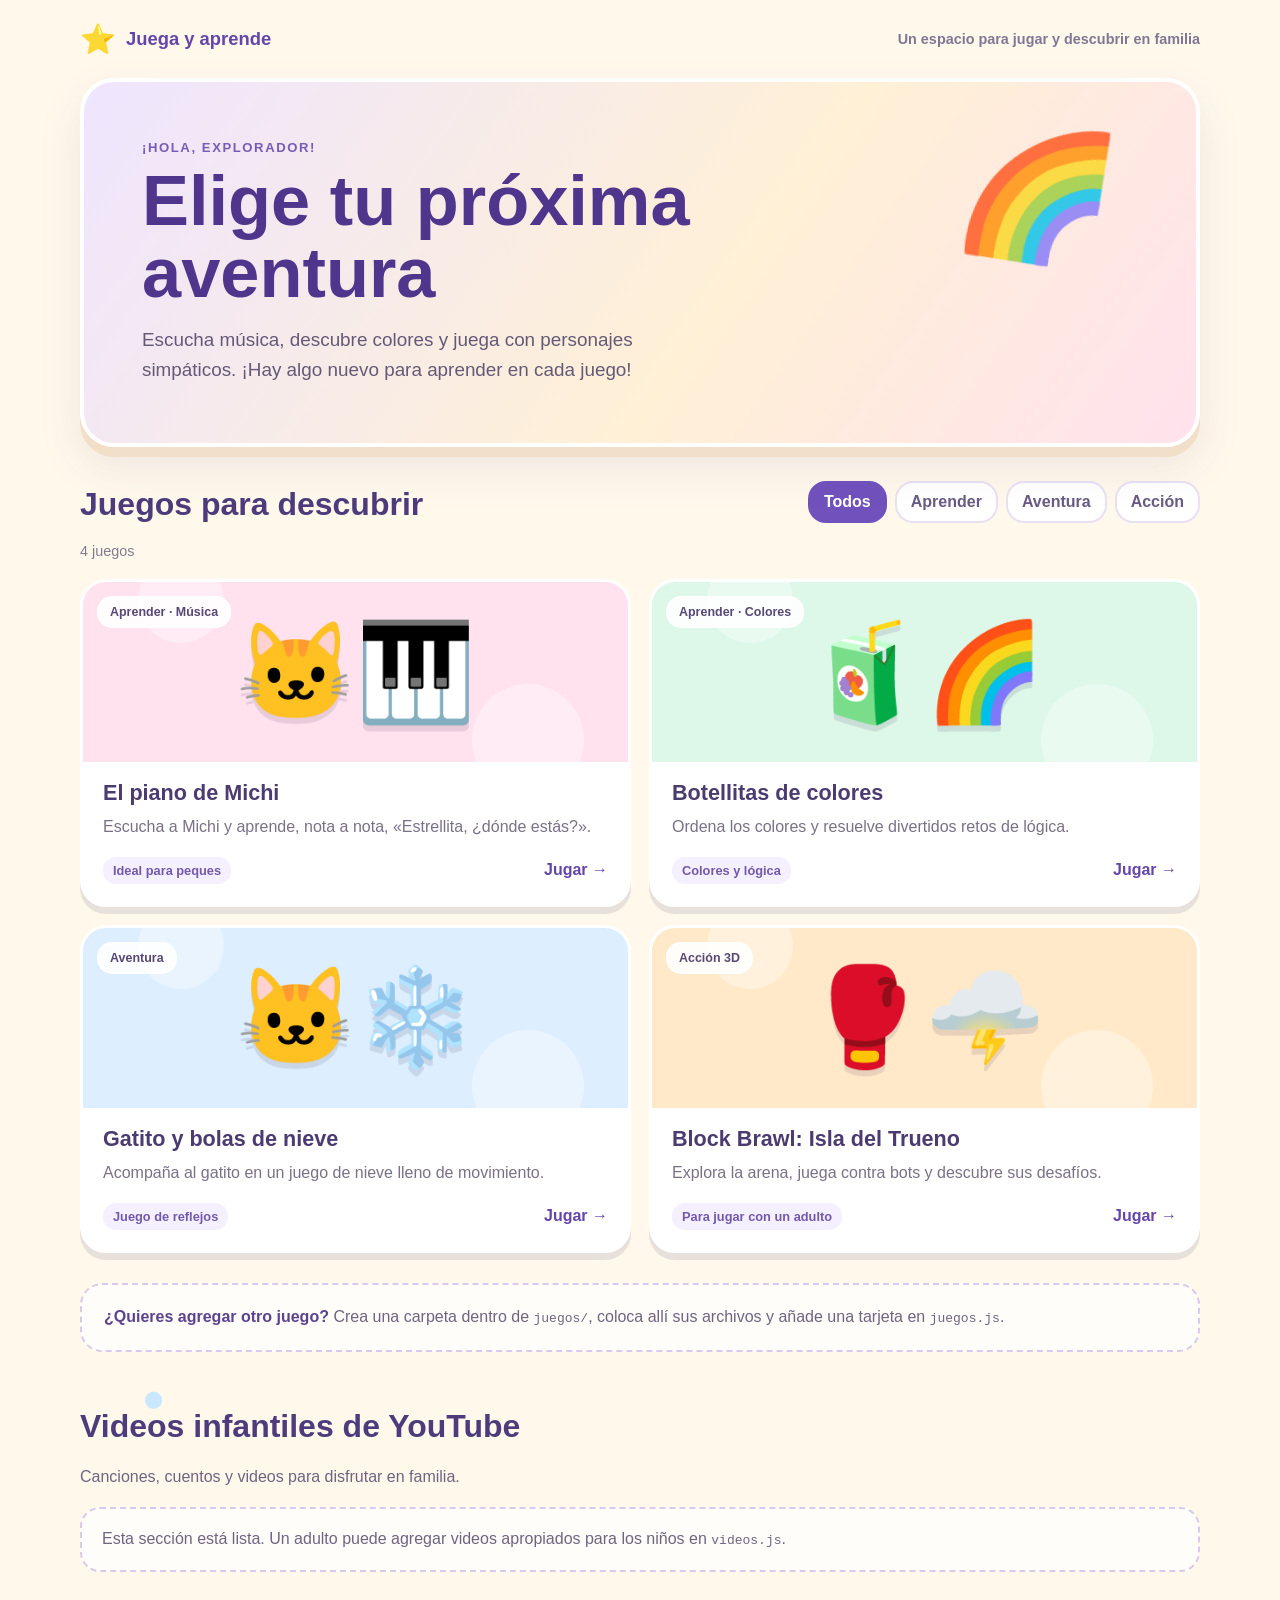
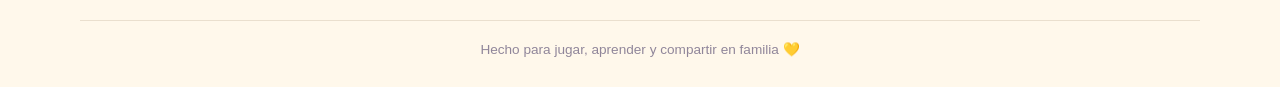
<file: index.html>
<!doctype html>
<html lang="es">
<head>
  <meta charset="utf-8">
  <meta name="viewport" content="width=device-width, initial-scale=1">
  <meta name="theme-color" content="#fff8eb">
  <meta name="description" content="Juegos y videos infantiles para aprender, explorar y jugar en familia.">
  <title>Juega y aprende | Juegos para niños</title>
  <style>
    :root {
      font-family: "Trebuchet MS", "Arial Rounded MT Bold", Arial, sans-serif;
      color: #39335b;
      background: #fff8eb;
      font-synthesis: none;
      text-rendering: optimizeLegibility;
      -webkit-font-smoothing: antialiased;
      --purple: #7152bd;
      --shadow: 0 7px 0 rgba(68, 51, 101, .12);
    }

    * { box-sizing: border-box; }

    body {
      min-width: 320px;
      min-height: 100vh;
      margin: 0;
      background:
        radial-gradient(circle at 8% 12%, #ffe1aa 0 8px, transparent 9px),
        radial-gradient(circle at 92% 18%, #f6c6e8 0 9px, transparent 10px),
        radial-gradient(circle at 12% 83%, #c9e8ff 0 8px, transparent 9px),
        #fff8eb;
    }

    button, a { font: inherit; }
    a { color: inherit; }

    .page { width: min(1120px, calc(100% - 32px)); margin: 0 auto; }

    .header {
      display: flex;
      align-items: center;
      justify-content: space-between;
      gap: 16px;
      padding: 22px 0;
    }

    .brand {
      display: inline-flex;
      align-items: center;
      gap: 10px;
      color: #6445aa;
      font-size: 1.15rem;
      font-weight: 900;
      text-decoration: none;
    }

    .brand-mark { font-size: 1.8rem; }

    .family-note {
      margin: 0;
      color: #817795;
      font-size: .9rem;
      font-weight: 700;
    }

    .hero {
      position: relative;
      overflow: hidden;
      padding: clamp(28px, 6vw, 58px);
      border: 4px solid #fff;
      border-radius: 34px;
      background: linear-gradient(125deg, #eee5ff, #fff0d6 58%, #ffe2ed);
      box-shadow: 0 10px 0 #f1dfca, 0 20px 45px rgba(99, 73, 127, .1);
    }

    .hero::after {
      position: absolute;
      right: 7%;
      top: 10%;
      content: "🌈";
      font-size: clamp(4rem, 12vw, 8rem);
      opacity: .8;
      transform: rotate(9deg);
      pointer-events: none;
    }

    .hero-copy { position: relative; z-index: 1; max-width: 670px; }

    .eyebrow {
      margin: 0 0 10px;
      color: #785db4;
      font-size: .82rem;
      font-weight: 900;
      letter-spacing: .12em;
      text-transform: uppercase;
    }

    h1 {
      max-width: 610px;
      margin: 0;
      color: #50358d;
      font-size: clamp(2.25rem, 7vw, 4.4rem);
      line-height: 1.02;
    }

    .hero-copy > p:last-child {
      max-width: 540px;
      margin: 16px 0 0;
      color: #645a77;
      font-size: clamp(1rem, 2.4vw, 1.18rem);
      line-height: 1.6;
    }

    .catalog { padding: 34px 0 56px; }

    .catalog-heading {
      display: flex;
      align-items: end;
      justify-content: space-between;
      flex-wrap: wrap;
      gap: 16px;
      margin-bottom: 20px;
    }

    h2 { margin: 0; color: #4f3b7c; font-size: clamp(1.45rem, 4vw, 2rem); }

    .filters {
      display: flex;
      flex-wrap: wrap;
      gap: 8px;
      margin: 0;
      padding: 0;
      border: 0;
    }

    .filter {
      min-height: 42px;
      padding: 8px 14px;
      border: 2px solid #e9e1f3;
      border-radius: 18px;
      background: #fff;
      color: #695b83;
      font-weight: 800;
      cursor: pointer;
    }

    .filter[aria-pressed="true"] {
      border-color: var(--purple);
      background: var(--purple);
      color: #fff;
    }

    .filter:focus-visible, .game-link:focus-visible {
      outline: 4px solid #49338b;
      outline-offset: 3px;
    }

    .game-count { min-height: 24px; margin: 0 0 12px; color: #857b91; font-size: .9rem; }

    .game-grid {
      display: grid;
      grid-template-columns: repeat(2, minmax(0, 1fr));
      gap: 18px;
    }

    .game-card {
      min-width: 0;
      overflow: hidden;
      border: 3px solid #fff;
      border-radius: 26px;
      background: #fff;
      box-shadow: var(--shadow);
      transition: transform .16s ease, box-shadow .16s ease;
    }

    .game-card:hover { transform: translateY(-4px); box-shadow: 0 11px 0 rgba(68, 51, 101, .12); }
    .game-card[hidden] { display: none; }

    .game-link { display: flex; min-height: 100%; flex-direction: column; text-decoration: none; }

    .game-art {
      min-height: 180px;
      display: grid;
      position: relative;
      overflow: hidden;
      place-items: center;
      background: var(--game-bg);
    }

    .game-art::before, .game-art::after {
      position: absolute;
      width: 86px;
      height: 86px;
      border-radius: 50%;
      background: rgba(255,255,255,.35);
      content: "";
    }

    .game-art::before { left: 10%; top: -25px; }
    .game-art::after { right: 8%; bottom: -34px; width: 112px; height: 112px; }
    .game-emoji { z-index: 1; font-size: clamp(4rem, 10vw, 6rem); filter: drop-shadow(0 6px 0 rgba(58,43,82,.12)); }

    .category-pill {
      position: absolute;
      z-index: 2;
      top: 14px;
      left: 14px;
      padding: 7px 11px;
      border: 2px solid rgba(255,255,255,.75);
      border-radius: 15px;
      background: rgba(255,255,255,.88);
      color: #584875;
      font-size: .78rem;
      font-weight: 900;
    }

    .game-copy { display: flex; flex: 1; flex-direction: column; padding: 18px 20px 20px; }
    .game-title { margin: 0; color: #4b3b70; font-size: 1.35rem; line-height: 1.2; }
    .game-description { margin: 9px 0 18px; color: #7a7187; line-height: 1.5; }

    .game-meta {
      display: flex;
      align-items: center;
      justify-content: space-between;
      flex-wrap: wrap;
      gap: 8px;
      margin-top: auto;
    }

    .game-age {
      padding: 6px 10px;
      border-radius: 13px;
      background: #f5f0ff;
      color: #7259aa;
      font-size: .8rem;
      font-weight: 800;
    }

    .play-label { color: #6445aa; font-weight: 900; }

    .add-more {
      margin-top: 30px;
      padding: 20px 22px;
      border: 2px dashed #d9c9ed;
      border-radius: 22px;
      background: rgba(255,255,255,.68);
      color: #706481;
      line-height: 1.55;
    }

    .add-more strong { color: #5c438e; }

    .videos { padding: 0 0 48px; }
    .video-description { margin: 10px 0 18px; color: #706481; line-height: 1.55; }

    .video-grid {
      display: grid;
      grid-template-columns: repeat(2, minmax(0, 1fr));
      gap: 18px;
    }

    .video-card {
      min-width: 0;
      overflow: hidden;
      border: 3px solid #fff;
      border-radius: 26px;
      background: #fff;
      box-shadow: var(--shadow);
    }

    .video-title { margin: 0; padding: 16px 18px; color: #4b3b70; font-size: 1.1rem; }
    .video-frame { display: block; width: 100%; aspect-ratio: 16 / 9; border: 0; background: #eee5ff; }

    .video-empty, .video-error {
      margin: 16px 0 0;
      padding: 18px 20px;
      border: 2px dashed #d9c9ed;
      border-radius: 20px;
      background: rgba(255,255,255,.68);
      color: #706481;
      line-height: 1.55;
    }

    .video-error { border-color: #e8b3b3; }

    .footer {
      padding: 20px 0 30px;
      border-top: 1px solid #eadfce;
      color: #90869a;
      font-size: .85rem;
      text-align: center;
    }

    @media (max-width: 650px) {
      .page { width: min(calc(100% - 20px), 520px); }
      .header { align-items: flex-start; flex-direction: column; padding: 16px 0; }
      .hero { border-radius: 26px; }
      .hero::after { right: -2%; top: 1%; opacity: .48; }
      .catalog { padding: 30px 0 40px; }
      .catalog-heading { align-items: flex-start; flex-direction: column; }
      .game-grid { grid-template-columns: 1fr; gap: 14px; }
      .video-grid { grid-template-columns: 1fr; gap: 14px; }
      .game-art { min-height: 155px; }
    }

    @media (prefers-reduced-motion: reduce) {
      *, *::before, *::after { scroll-behavior: auto !important; transition-duration: .01ms !important; }
    }
  </style>
  <script src="./juegos.js" defer></script>
  <script src="./videos.js" defer></script>
</head>
<body>
  <div class="page">
    <header class="header">
      <a class="brand" href="./" aria-label="Juega y aprende, inicio">
        <span class="brand-mark" aria-hidden="true">⭐</span>
        <span>Juega y aprende</span>
      </a>
      <p class="family-note">Un espacio para jugar y descubrir en familia</p>
    </header>

    <main>
      <section class="hero" aria-labelledby="welcome-title">
        <div class="hero-copy">
          <p class="eyebrow">¡Hola, explorador!</p>
          <h1 id="welcome-title">Elige tu próxima aventura</h1>
          <p>Escucha música, descubre colores y juega con personajes simpáticos. ¡Hay algo nuevo para aprender en cada juego!</p>
        </div>
      </section>

      <section class="catalog" aria-labelledby="catalog-title">
        <div class="catalog-heading">
          <h2 id="catalog-title">Juegos para descubrir</h2>
          <div class="filters" role="group" aria-label="Filtrar juegos">
            <button class="filter" type="button" data-filter="todos" aria-pressed="true">Todos</button>
            <button class="filter" type="button" data-filter="aprender" aria-pressed="false">Aprender</button>
            <button class="filter" type="button" data-filter="aventura" aria-pressed="false">Aventura</button>
            <button class="filter" type="button" data-filter="accion" aria-pressed="false">Acción</button>
          </div>
        </div>
        <p class="game-count" id="game-count" aria-live="polite"></p>
        <div class="game-grid" id="game-grid"></div>
        <aside class="add-more">
          <strong>¿Quieres agregar otro juego?</strong>
          Crea una carpeta dentro de <code>juegos/</code>, coloca allí sus archivos y añade una tarjeta en <code>juegos.js</code>.
        </aside>
      </section>

      <section class="videos" aria-labelledby="videos-title">
        <div class="catalog-heading">
          <h2 id="videos-title">Videos infantiles de YouTube</h2>
        </div>
        <p class="video-description">Canciones, cuentos y videos para disfrutar en familia.</p>
        <p class="video-empty" id="video-empty" aria-live="polite">
          Esta sección está lista. Un adulto puede agregar videos apropiados para los niños en <code>videos.js</code>.
        </p>
        <div class="video-grid" id="video-grid"></div>
      </section>
    </main>

    <footer class="footer">Hecho para jugar, aprender y compartir en familia 💛</footer>
  </div>
</body>
</html>
</file>
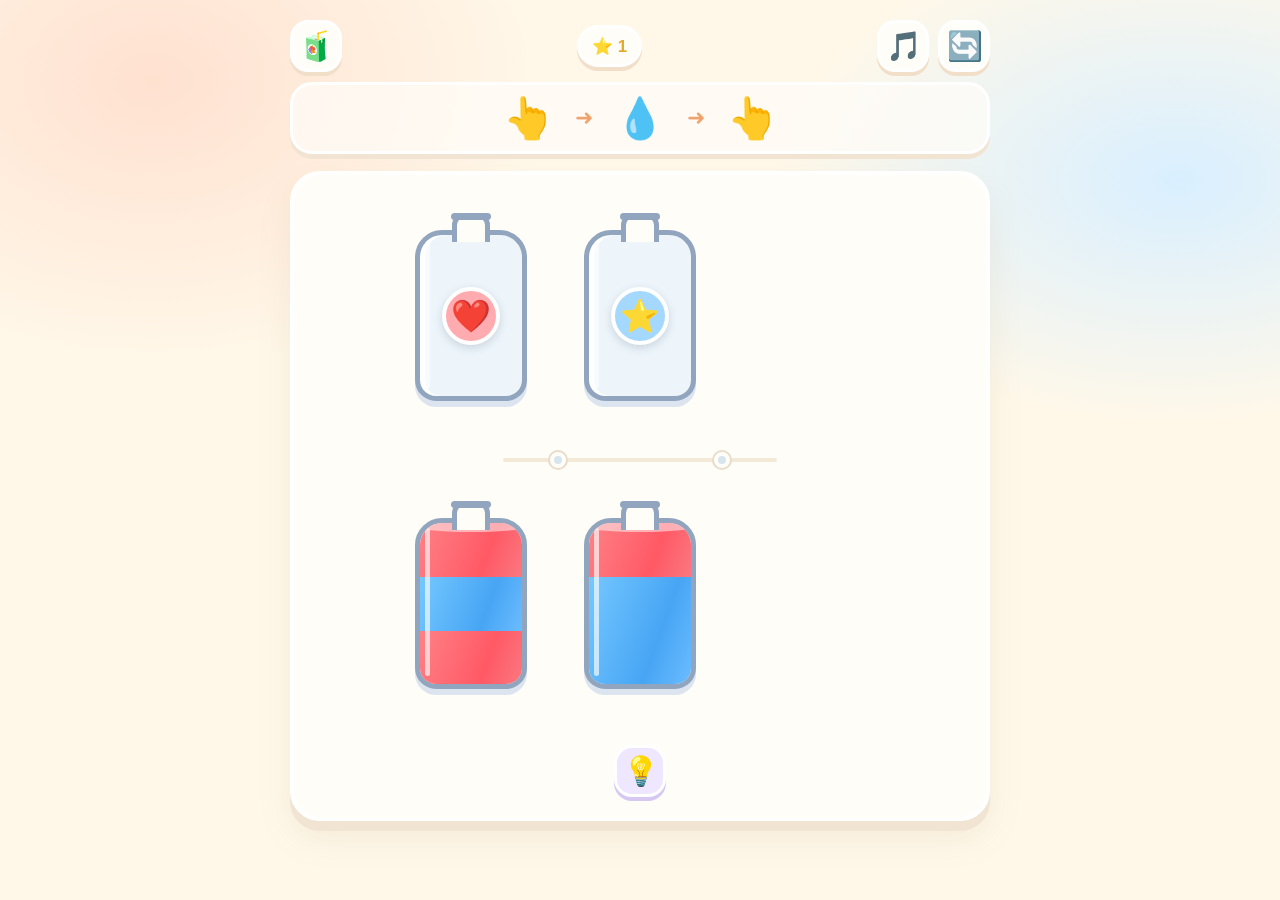
<file: juegos/botellitas/index.html>
<!doctype html>
<html lang="es">
  <head>
    <meta charset="utf-8">
    <meta name="viewport" content="width=device-width, initial-scale=1">
    <meta name="theme-color" content="#fff8e9">
    <meta
      name="description"
      content="Un juego visual para peques: vierte el líquido de colores en su botellita."
    >
    <title>Botellitas de colores</title>
    <link rel="stylesheet" href="styles.css">
    <script src="game.js" defer></script>
  </head>
  <body>
    <main class="game">
      <header class="topbar">
        <span class="brand-icon" aria-hidden="true">🧃</span>
        <span id="level-label" class="level-label" aria-label="Nivel 1">⭐ 1</span>
        <div class="topbar-actions">
          <button id="music-button" class="icon-button music-button" type="button" aria-label="Activar música" aria-pressed="false">
            🎵
          </button>
          <button id="reset-button" class="icon-button" type="button" aria-label="Empezar de nuevo">
            🔄
          </button>
        </div>
      </header>

      <section class="visual-guide" aria-label="Toca una botellita y luego la del color igual">
        <span class="guide-picture" aria-hidden="true">👆</span>
        <span class="guide-arrow" aria-hidden="true">➜</span>
        <span class="guide-picture" aria-hidden="true">💧</span>
        <span class="guide-arrow" aria-hidden="true">➜</span>
        <span class="guide-picture" aria-hidden="true">👆</span>
      </section>

      <section id="play-area" class="play-area" aria-label="Juego visual de verter colores">
        <svg id="pour-effect" class="pour-effect" aria-hidden="true"></svg>

        <div id="targets" class="bottle-row target-row" aria-label="Botellitas para llenar"></div>
        <div id="match-guide" class="match-guide" aria-hidden="true"></div>
        <div id="sources" class="bottle-row source-row" aria-label="Botellitas con líquido"></div>

        <div class="controls">
          <button id="help-button" class="icon-button help-button" type="button" aria-label="Mostrar una pista">
            💡
          </button>
        </div>
        <p id="message" class="visually-hidden" role="status" aria-live="polite"></p>
        <div id="celebration" class="celebration" aria-hidden="true">
          <span class="kitten" aria-hidden="true">🐱</span>
          <div class="celebration-card">
            <p id="praise" class="praise">¡Muy bien!</p>
            <button id="next-level-button" class="next-level-button" type="button" disabled>
              Próximo nivel...
            </button>
          </div>
        </div>
      </section>
    </main>
  </body>
</html>
</file>
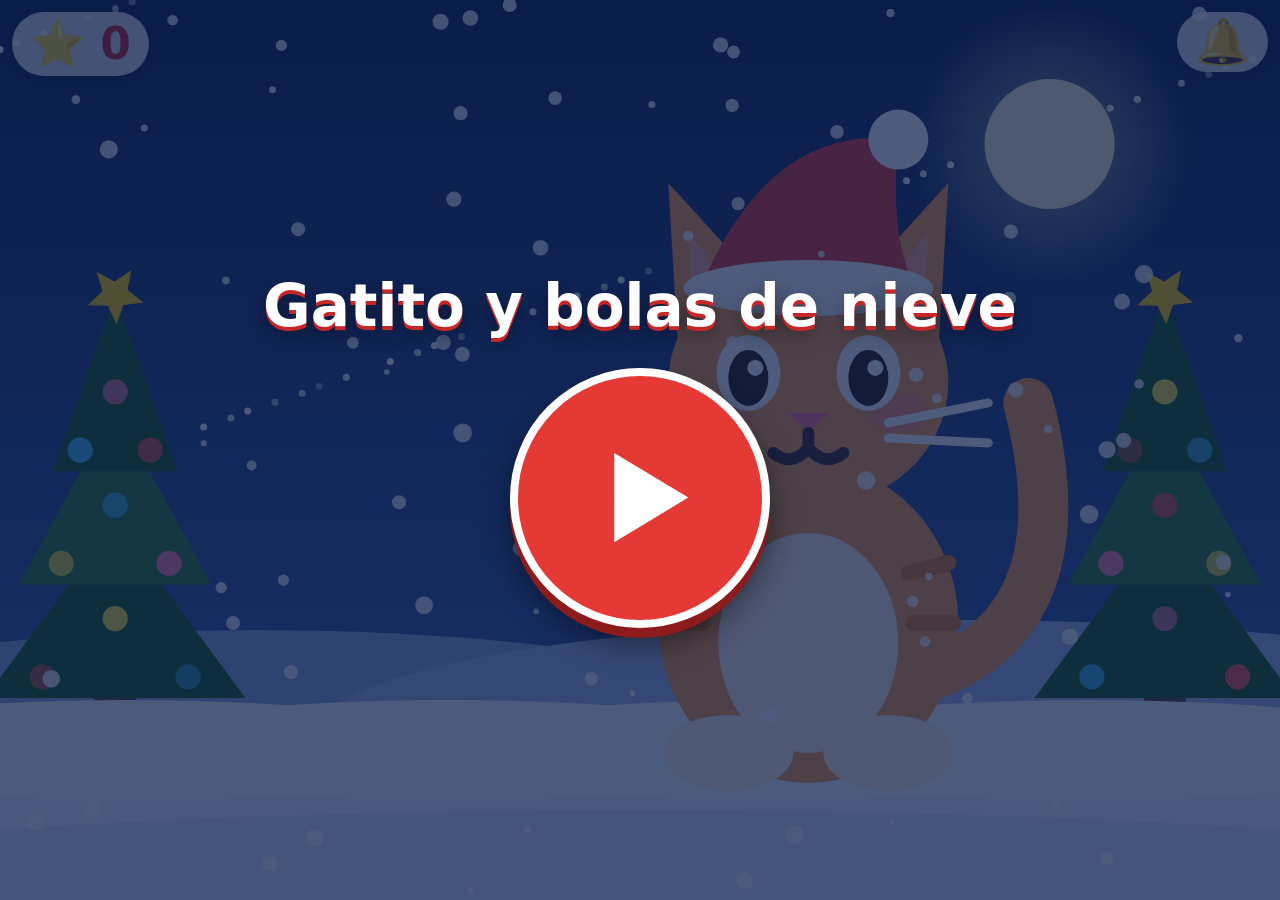
<file: juegos/gatito-nieve/index.html>
<!doctype html>
<html lang="es">
<head>
<meta charset="utf-8">
<meta name="viewport" content="width=device-width, initial-scale=1, maximum-scale=1, user-scalable=no">
<meta name="theme-color" content="#0b1d4a">
<title>Gatito y bolas de nieve</title>
<link rel="stylesheet" href="style.css">
</head>
<body>
<canvas id="c"></canvas>

<div id="score" aria-label="Puntos">⭐ <span id="n">0</span></div>
<button id="mute" aria-label="Música">🔔</button>
<div id="hint">👆</div>

<div id="start">
  <div id="title">Gatito y bolas de nieve</div>
  <button id="play" aria-label="Jugar">
    <svg viewBox="0 0 100 100" width="55%" height="55%"><polygon points="30,15 30,85 88,50" fill="#fff"/></svg>
  </button>
</div>

<script src="game.js"></script>
</body>
</html>
</file>
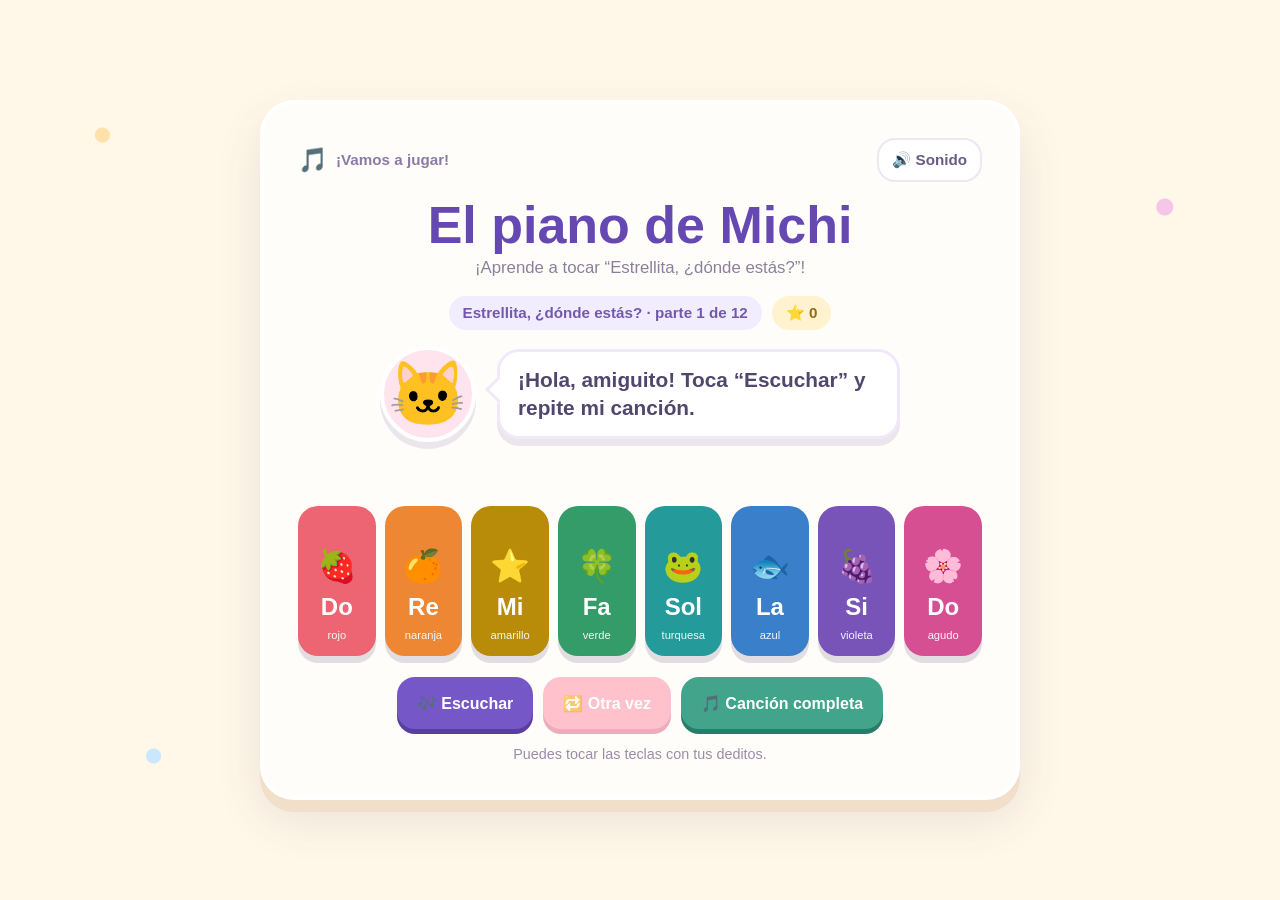
<file: juegos/piano-michi/index.html>
<!DOCTYPE html>
<html lang="es">
<head>
  <meta charset="UTF-8">
  <meta name="viewport" content="width=device-width, initial-scale=1">
  <meta name="theme-color" content="#fff7e8">
  <title>Estrellita, ¿dónde estás? | El piano de Michi</title>
  <style>
    :root {
      font-family: "Trebuchet MS", "Arial Rounded MT Bold", Arial, sans-serif;
      color: #463c67;
      background: #fff7e8;
      font-synthesis: none;
      text-rendering: optimizeLegibility;
      -webkit-font-smoothing: antialiased;
      --purple: #7657c8;
      --pink: #ff91a9;
      --shadow: 0 7px 0 rgba(87, 67, 133, .12);
    }

    * { box-sizing: border-box; }

    body {
      min-width: 320px;
      min-height: 100vh;
      margin: 0;
      padding: 18px;
      display: grid;
      place-items: center;
      background:
        radial-gradient(circle at 8% 15%, #ffe1a9 0 7px, transparent 8px),
        radial-gradient(circle at 91% 23%, #f6c6e8 0 8px, transparent 9px),
        radial-gradient(circle at 12% 84%, #c9e8ff 0 7px, transparent 8px),
        #fff7e8;
    }

    button { font: inherit; }

    .game {
      width: min(760px, 100%);
      padding: clamp(18px, 4vw, 34px);
      border: 4px solid #fff;
      border-radius: 34px;
      background: #fffdf9;
      box-shadow: 0 12px 0 #f1dfca, 0 20px 45px rgba(99, 73, 127, .12);
      text-align: center;
    }

    .topline {
      display: flex;
      align-items: center;
      justify-content: space-between;
      gap: 12px;
      color: #8a7ba6;
      font-size: .95rem;
      font-weight: 800;
    }

    .brand { display: flex; align-items: center; gap: 8px; }
    .brand-mark { font-size: 1.5rem; }

    .sound-toggle {
      min-height: 44px;
      padding: 8px 13px;
      border: 2px solid #eee7f5;
      border-radius: 18px;
      color: #695b83;
      background: #fff;
      cursor: pointer;
    }

    h1 {
      margin: 16px 0 6px;
      color: #6648b3;
      font-size: clamp(2rem, 7vw, 3.25rem);
      line-height: 1.05;
    }

    .subtitle { margin: 0; color: #8b809b; font-size: 1.05rem; }

    .score-row {
      display: flex;
      justify-content: center;
      gap: 10px;
      margin: 18px 0 16px;
    }

    .badge {
      padding: 8px 14px;
      border-radius: 18px;
      background: #f2ecff;
      color: #7359ad;
      font-size: .95rem;
      font-weight: 800;
    }

    .badge.stars { background: #fff3cf; color: #946d19; }

    .cat-area {
      display: grid;
      grid-template-columns: 105px 1fr;
      align-items: center;
      gap: 12px;
      max-width: 520px;
      margin: 0 auto 15px;
      text-align: left;
    }

    .cat {
      display: grid;
      width: 96px;
      height: 96px;
      place-items: center;
      border: 4px solid #fff;
      border-radius: 50%;
      background: #ffe4ee;
      box-shadow: var(--shadow);
      font-size: 4rem;
      transition: transform .2s ease;
    }

    .cat.dancing { animation: dance .35s ease-in-out infinite alternate; }
    @keyframes dance { to { transform: rotate(9deg) scale(1.08); } }

    .speech {
      position: relative;
      min-height: 76px;
      display: grid;
      align-content: center;
      padding: 14px 18px;
      border: 3px solid #f1e9fa;
      border-radius: 22px;
      background: #fff;
      box-shadow: var(--shadow);
      color: #51466c;
      font-size: clamp(1.05rem, 3vw, 1.3rem);
      font-weight: 800;
      line-height: 1.35;
    }

    .speech::before {
      position: absolute;
      left: -11px;
      top: 28px;
      width: 16px;
      height: 16px;
      border-bottom: 3px solid #f1e9fa;
      border-left: 3px solid #f1e9fa;
      background: #fff;
      content: "";
      transform: rotate(45deg);
    }

    .sequence {
      min-height: 37px;
      display: flex;
      align-items: center;
      justify-content: center;
      flex-wrap: wrap;
      gap: 8px;
      margin: 10px 0 12px;
    }

    .note-chip {
      min-width: 36px;
      padding: 6px 10px;
      border-radius: 14px;
      color: white;
      font-weight: 900;
      box-shadow: 0 3px 0 rgba(75, 58, 110, .15);
      animation: pop .2s ease-out;
    }
    @keyframes pop { from { transform: scale(.7); } to { transform: scale(1); } }

    .piano {
      display: grid;
      grid-template-columns: repeat(8, minmax(0, 1fr));
      gap: 9px;
      max-width: 690px;
      margin: 0 auto;
    }

    .key {
      min-height: clamp(100px, 18vw, 150px);
      display: flex;
      flex-direction: column;
      align-items: center;
      justify-content: flex-end;
      gap: 8px;
      padding: 12px 4px 15px;
      border: 0;
      border-radius: 20px;
      color: #fff;
      box-shadow: 0 7px 0 rgba(76, 57, 98, .16);
      cursor: pointer;
      touch-action: manipulation;
      user-select: none;
      transition: transform .08s ease, box-shadow .08s ease, filter .08s ease;
    }

    .key:hover { filter: brightness(1.05); }
    .key:active, .key.playing {
      transform: translateY(6px) scale(.98);
      box-shadow: 0 1px 0 rgba(76, 57, 98, .16);
      filter: brightness(1.12);
    }

    .key:focus-visible, button:focus-visible {
      outline: 4px solid #49338b;
      outline-offset: 3px;
    }

    .key .note { font-size: clamp(1rem, 3.6vw, 1.5rem); font-weight: 900; }
    .key .solfege { font-size: .7rem; opacity: .93; }
    .key .emoji { font-size: clamp(1.4rem, 5vw, 2rem); }

    .controls {
      display: flex;
      justify-content: center;
      flex-wrap: wrap;
      gap: 10px;
      margin-top: 21px;
    }

    .action {
      min-height: 52px;
      padding: 11px 20px;
      border: 0;
      border-radius: 18px;
      background: #7657c8;
      box-shadow: 0 5px 0 #573e9f;
      color: white;
      font-size: 1rem;
      font-weight: 900;
      cursor: pointer;
      touch-action: manipulation;
      transition: transform .1s ease, box-shadow .1s ease;
    }

    .action:active { transform: translateY(4px); box-shadow: 0 1px 0 #573e9f; }
    .action.secondary { background: #ff91a9; box-shadow: 0 5px 0 #dc6c89; }
    .action.full-song { background: #42a58b; box-shadow: 0 5px 0 #287d68; }
    .action:disabled { opacity: .55; cursor: default; }

    .hint { margin: 17px 0 0; color: #9a8da8; font-size: .9rem; }

    @media (max-width: 480px) {
      body { padding: 10px; }
      .game { padding: 16px 12px 20px; border-radius: 27px; }
      .topline { font-size: .82rem; }
      .cat-area { grid-template-columns: 76px 1fr; gap: 9px; }
      .cat { width: 70px; height: 70px; font-size: 3rem; }
      .speech { min-height: 70px; padding: 10px 13px; font-size: 1rem; }
      .piano { grid-template-columns: repeat(4, minmax(0, 1fr)); gap: 8px; }
      .key { min-height: 94px; border-radius: 15px; padding-bottom: 10px; }
      .key .note { font-size: 1.2rem; }
      .key .emoji { font-size: 1.5rem; }
      .key .solfege { font-size: .68rem; }
      .controls { margin-top: 17px; }
      .action { padding: 10px 15px; }
    }

    @media (prefers-reduced-motion: reduce) {
      *, *::before, *::after { animation-duration: .01ms !important; transition-duration: .01ms !important; }
    }
  </style>
</head>
<body>
  <main class="game" aria-label="Juego del piano de Michi">
    <div class="topline">
      <div class="brand"><span class="brand-mark" aria-hidden="true">🎵</span> ¡Vamos a jugar!</div>
      <button class="sound-toggle" id="soundToggle" type="button" aria-pressed="true">🔊 Sonido</button>
    </div>

    <h1>El piano de Michi</h1>
    <p class="subtitle">¡Aprende a tocar “Estrellita, ¿dónde estás?”!</p>

    <div class="score-row" aria-live="polite">
      <span class="badge" id="songBadge">Estrellita, ¿dónde estás? · parte 1 de 12</span>
      <span class="badge stars" id="starBadge">⭐ 0</span>
    </div>

    <section class="cat-area" aria-label="Instrucciones del gatito">
      <div class="cat" id="cat" aria-hidden="true">🐱</div>
      <div class="speech" id="message" aria-live="polite">¡Hola, amiguito! Toca “Escuchar” y repite mi canción.</div>
    </section>

    <div class="sequence" id="sequence" aria-label="Notas de la canción"></div>

    <section class="piano" id="piano" aria-label="Piano de ocho notas">
      <button class="key" type="button" data-note="0" aria-label="Do rojo" style="background:#ed6572">
        <span class="emoji" aria-hidden="true">🍓</span><span class="note">Do</span><span class="solfege">rojo</span>
      </button>
      <button class="key" type="button" data-note="1" aria-label="Re naranja" style="background:#ed8734">
        <span class="emoji" aria-hidden="true">🍊</span><span class="note">Re</span><span class="solfege">naranja</span>
      </button>
      <button class="key" type="button" data-note="2" aria-label="Mi amarillo" style="background:#b88b08">
        <span class="emoji" aria-hidden="true">⭐</span><span class="note">Mi</span><span class="solfege">amarillo</span>
      </button>
      <button class="key" type="button" data-note="3" aria-label="Fa verde" style="background:#349c68">
        <span class="emoji" aria-hidden="true">🍀</span><span class="note">Fa</span><span class="solfege">verde</span>
      </button>
      <button class="key" type="button" data-note="4" aria-label="Sol turquesa" style="background:#259a9b">
        <span class="emoji" aria-hidden="true">🐸</span><span class="note">Sol</span><span class="solfege">turquesa</span>
      </button>
      <button class="key" type="button" data-note="5" aria-label="La azul" style="background:#397fc9">
        <span class="emoji" aria-hidden="true">🐟</span><span class="note">La</span><span class="solfege">azul</span>
      </button>
      <button class="key" type="button" data-note="6" aria-label="Si violeta" style="background:#7954b8">
        <span class="emoji" aria-hidden="true">🍇</span><span class="note">Si</span><span class="solfege">violeta</span>
      </button>
      <button class="key" type="button" data-note="7" aria-label="Do agudo rosa" style="background:#d64f93">
        <span class="emoji" aria-hidden="true">🌸</span><span class="note">Do</span><span class="solfege">agudo</span>
      </button>
    </section>

    <div class="controls">
      <button class="action" id="listenButton" type="button">🎶 Escuchar</button>
      <button class="action secondary" id="repeatButton" type="button" disabled>🔁 Otra vez</button>
      <button class="action full-song" id="fullSongButton" type="button">🎵 Canción completa</button>
    </div>
    <p class="hint">Puedes tocar las teclas con tus deditos.</p>
  </main>

  <script>
    (() => {
      const notes = [
        { name: "Do", color: "#ed6572", frequency: 261.63 },
        { name: "Re", color: "#ed8734", frequency: 293.66 },
        { name: "Mi", color: "#b88b08", frequency: 329.63 },
        { name: "Fa", color: "#349c68", frequency: 349.23 },
        { name: "Sol", color: "#259a9b", frequency: 392.00 },
        { name: "La", color: "#397fc9", frequency: 440.00 },
        { name: "Si", color: "#7954b8", frequency: 493.88 },
        { name: "Do", color: "#d64f93", frequency: 523.25 }
      ];
      const songs = [
        {
          title: "Estrellita, ¿dónde estás?",
          phrases: [
            [0, 0, 4, 4], [5, 5, 4], [3, 3, 2, 2], [1, 1, 0],
            [4, 4, 3, 3], [2, 2, 1], [4, 4, 3, 3], [2, 2, 1],
            [0, 0, 4, 4], [5, 5, 4], [3, 3, 2, 2], [1, 1, 0]
          ]
        }
      ];
      const message = document.getElementById("message");
      const sequenceView = document.getElementById("sequence");
      const cat = document.getElementById("cat");
      const listenButton = document.getElementById("listenButton");
      const repeatButton = document.getElementById("repeatButton");
      const fullSongButton = document.getElementById("fullSongButton");
      const soundToggle = document.getElementById("soundToggle");
      const songBadge = document.getElementById("songBadge");
      const starBadge = document.getElementById("starBadge");
      const keys = Array.from(document.querySelectorAll(".key"));

      let audioContext;
      let sequence = [];
      let playerIndex = 0;
      let songIndex = 0;
      let phraseIndex = 0;
      let stars = 0;
      let isPlaying = false;
      let soundOn = true;
      let phase = "ready";

      function getAudioContext() {
        const AudioContextClass = window.AudioContext || window.webkitAudioContext;
        if (!AudioContextClass) return null;
        if (!audioContext) audioContext = new AudioContextClass();
        if (audioContext.state === "suspended") audioContext.resume();
        return audioContext;
      }

      function playNote(index, duration = 0.85) {
        const context = getAudioContext();
        if (soundOn && context) {
          const partials = [[1, 1], [2, 0.38], [3, 0.16], [4, 0.07], [5, 0.03]];
          const startTime = context.currentTime;
          partials.forEach(([harmonic, volume]) => {
            const oscillator = context.createOscillator();
            const gain = context.createGain();
            oscillator.type = "sine";
            oscillator.frequency.value = notes[index].frequency * harmonic;
            gain.gain.setValueAtTime(0.0001, startTime);
            gain.gain.exponentialRampToValueAtTime(0.16 * volume, startTime + 0.008);
            gain.gain.exponentialRampToValueAtTime(0.0001, startTime + duration);
            oscillator.connect(gain);
            gain.connect(context.destination);
            oscillator.start(startTime);
            oscillator.stop(startTime + duration);
          });
        }

        const key = keys[index];
        key.classList.add("playing");
        window.setTimeout(() => key.classList.remove("playing"), duration * 1000);
      }

      function speak(text) {
        if (!soundOn || !("speechSynthesis" in window)) return;
        window.speechSynthesis.cancel();
        const utterance = new SpeechSynthesisUtterance(text);
        utterance.lang = "es-ES";
        utterance.rate = 0.88;
        utterance.pitch = 1.25;
        window.speechSynthesis.speak(utterance);
      }

      function say(text, voiceText = text) {
        message.textContent = text;
        speak(voiceText);
      }

      function showSequence(notesToShow = sequence) {
        sequenceView.replaceChildren();
        notesToShow.forEach((noteIndex) => {
          const chip = document.createElement("span");
          chip.className = "note-chip";
          chip.textContent = notes[noteIndex].name;
          chip.style.backgroundColor = notes[noteIndex].color;
          sequenceView.append(chip);
        });
      }

      function updateSongBadge() {
        songBadge.textContent = `${songs[songIndex].title} · parte ${phraseIndex + 1} de ${songs[songIndex].phrases.length}`;
      }

      function wait(ms) {
        return new Promise((resolve) => window.setTimeout(resolve, ms));
      }

      async function playSequence() {
        if (isPlaying) return;
        if (sequence.length === 0) {
          sequence = songs[songIndex].phrases[phraseIndex];
          showSequence();
        }
        isPlaying = true;
        phase = "listen";
        playerIndex = 0;
        listenButton.disabled = true;
        repeatButton.disabled = true;
        fullSongButton.disabled = true;
        keys.forEach((key) => { key.disabled = true; });
        cat.classList.add("dancing");
        say("¡Escucha la canción de Estrellita!", "¡Escucha Estrellita!");
        await wait(850);
        for (const noteIndex of sequence) {
          playNote(noteIndex, 0.48);
          await wait(950);
        }
        cat.classList.remove("dancing");
        keys.forEach((key) => { key.disabled = false; });
        isPlaying = false;
        phase = "repeat";
        listenButton.disabled = false;
        repeatButton.disabled = false;
        fullSongButton.disabled = false;
        say("¡Ahora tú! Toca las mismas notas.", "¡Ahora tú!");
      }

      async function playFullSong() {
        if (isPlaying) return;
        const previousPhase = phase;
        const previousSequence = sequence;
        const previousPlayerIndex = playerIndex;
        const fullSong = songs[songIndex].phrases.flat();

        isPlaying = true;
        phase = "fullSong";
        listenButton.disabled = true;
        repeatButton.disabled = true;
        fullSongButton.disabled = true;
        fullSongButton.textContent = "🎵 Reproduciendo...";
        keys.forEach((key) => { key.disabled = true; });
        cat.classList.add("dancing");
        showSequence(fullSong);
        say("¡Escucha la canción completa!", "¡La canción completa!");
        await wait(1100);
        for (const noteIndex of fullSong) {
          playNote(noteIndex, 0.48);
          await wait(600);
        }

        cat.classList.remove("dancing");
        keys.forEach((key) => { key.disabled = false; });
        sequence = previousSequence;
        playerIndex = previousPlayerIndex;
        phase = previousPhase;
        isPlaying = false;
        listenButton.disabled = false;
        repeatButton.disabled = phase !== "repeat";
        fullSongButton.disabled = false;
        fullSongButton.textContent = "🎵 Canción completa";
        showSequence();
        say(phase === "repeat" ? "¡Ahora tú! Toca las mismas notas." : "¡Qué bonita canción! Pulsa “Escuchar” para practicar.", phase === "repeat" ? "¡Ahora tú!" : "¡Qué bonita canción!");
      }

      function handleKey(index) {
        if (isPlaying) return;
        playNote(index);
        if (phase !== "repeat") {
          say("¡Qué bonito suena! Pulsa “Escuchar” para jugar.", "¡Qué bonito!");
          return;
        }
        if (sequence[playerIndex] !== index) {
          playerIndex = 0;
          say("¡Casi! Escucha otra vez y prueba.", "¡Casi! Escucha otra vez.");
          repeatButton.disabled = false;
          return;
        }
        playerIndex += 1;
        if (playerIndex === sequence.length) {
          stars += 1;
          starBadge.textContent = `⭐ ${stars}`;
          repeatButton.disabled = true;
          phraseIndex += 1;
          if (phraseIndex === songs[songIndex].phrases.length) {
            phase = "ready";
            listenButton.disabled = false;
            fullSongButton.disabled = false;
            phraseIndex = 0;
            say("¡Terminaste la canción! Pulsa “Escuchar” para practicarla otra vez.", "¡Terminaste la canción! ¡Vamos a practicarla otra vez!");
          } else {
            phase = "transition";
            isPlaying = true;
            keys.forEach((key) => { key.disabled = true; });
            listenButton.disabled = true;
            fullSongButton.disabled = true;
            say("¡Muy bien! ¡Escucha la siguiente parte!", "¡Muy bien!");
            window.setTimeout(() => {
              if (phase !== "transition") return;
              sequence = songs[songIndex].phrases[phraseIndex];
              showSequence();
              isPlaying = false;
              playSequence();
            }, 1200);
          }
          updateSongBadge();
        }
      }

      keys.forEach((key) => {
        key.addEventListener("click", () => handleKey(Number(key.dataset.note)));
      });

      listenButton.addEventListener("click", () => {
        if (phase === "ready" || phase === "repeat") {
          if (phase === "ready") {
            sequence = songs[songIndex].phrases[phraseIndex];
            showSequence();
            updateSongBadge();
          }
          playSequence();
        }
      });

      repeatButton.addEventListener("click", () => {
        if (phase === "repeat") playSequence();
      });

      fullSongButton.addEventListener("click", playFullSong);

      soundToggle.addEventListener("click", () => {
        soundOn = !soundOn;
        soundToggle.textContent = soundOn ? "🔊 Sonido" : "🔇 Silencio";
        soundToggle.setAttribute("aria-pressed", String(soundOn));
        if (!soundOn && "speechSynthesis" in window) window.speechSynthesis.cancel();
      });
    })();
  </script>
</body>
</html>
</file>
<file: juegos/botellitas/styles.css>
:root {
  color-scheme: light;
  font-family: "Trebuchet MS", "Arial Rounded MT Bold", Arial, sans-serif;
  font-synthesis: none;
  text-rendering: optimizeLegibility;
  -webkit-font-smoothing: antialiased;
  --ink: #35435c;
  --paper: #fffdf8;
}

* {
  box-sizing: border-box;
}

body {
  min-width: 320px;
  min-height: 100vh;
  margin: 0;
  padding: 18px;
  color: var(--ink);
  background:
    radial-gradient(ellipse at 12% 9%, #ffe1d0 0, transparent 25%),
    radial-gradient(ellipse at 92% 20%, #d9efff 0, transparent 24%),
    #fff8e9;
}

button {
  color: inherit;
  font: inherit;
  -webkit-tap-highlight-color: transparent;
}

.game {
  width: min(100%, 700px);
  margin: 0 auto;
}

.topbar {
  display: flex;
  align-items: center;
  justify-content: space-between;
  min-height: 56px;
}

.topbar-actions {
  display: flex;
  align-items: center;
  gap: 9px;
}

.music-button[aria-pressed="true"] {
  background: #e9f7e9;
  box-shadow: 0 4px 0 #c6e4c4;
}

.level-label {
  display: inline-flex;
  min-width: 62px;
  min-height: 42px;
  align-items: center;
  justify-content: center;
  padding: 5px 12px;
  border: 3px solid #fff;
  border-radius: 999px;
  background: #fffdf8;
  box-shadow: 0 4px 0 #f1dfca;
  color: #e5a928;
  font-size: 1.05rem;
  font-weight: 900;
}

.brand-icon,
.icon-button {
  display: grid;
  width: 52px;
  height: 52px;
  place-items: center;
  border: 3px solid #fff;
  border-radius: 18px;
  background: #fffdf8;
  box-shadow: 0 4px 0 #f1dfca;
  font-size: 1.8rem;
}

.icon-button {
  cursor: pointer;
  touch-action: manipulation;
}

.icon-button:active {
  transform: translateY(3px);
  box-shadow: 0 1px 0 #f1dfca;
}

.icon-button:focus-visible,
.pour-bottle:focus-visible {
  outline: 5px solid #f3a56e;
  outline-offset: 4px;
}

.visual-guide {
  display: flex;
  min-height: 72px;
  align-items: center;
  justify-content: center;
  gap: clamp(8px, 3vw, 22px);
  margin: 8px 0 17px;
  border: 3px solid #fff;
  border-radius: 22px;
  background: #fffdf8bb;
  box-shadow: 0 5px 0 #f1e4d3;
}

.guide-picture {
  font-size: clamp(1.7rem, 8vw, 2.5rem);
  line-height: 1;
}

.guide-picture:first-child,
.guide-picture:last-child {
  animation: point 1.3s ease-in-out infinite;
}

.guide-arrow {
  color: #f0a36d;
  font-size: 1.35rem;
  font-weight: 900;
}

.play-area {
  position: relative;
  display: flex;
  min-height: min(650px, calc(100vh - 185px));
  flex-direction: column;
  justify-content: space-between;
  gap: 12px;
  overflow: hidden;
  padding: clamp(20px, 5vw, 38px) clamp(12px, 4vw, 30px) 20px;
  border: 4px solid #fff;
  border-radius: 30px;
  background: var(--paper);
  box-shadow: 0 10px 0 #f1e4d3, 0 18px 34px #8f77521a;
}

.bottle-row {
  position: relative;
  z-index: 1;
  display: grid;
  grid-template-columns: repeat(3, minmax(0, 1fr));
  justify-items: center;
  gap: clamp(8px, 3vw, 26px);
  width: min(100%, 480px);
  margin: 0 auto;
}

.bottle-card {
  display: flex;
  width: 100%;
  flex-direction: column;
  align-items: center;
}

.pour-bottle {
  position: relative;
  display: flex;
  width: clamp(76px, 20vw, 112px);
  height: clamp(164px, 43vw, 205px);
  flex-direction: column;
  align-items: center;
  padding: 17px 0 0;
  border: 0;
  cursor: pointer;
  background: transparent;
  touch-action: manipulation;
  transform-origin: 50% 100%;
  transition: transform 280ms ease;
}

.bottle-neck {
  position: absolute;
  z-index: 2;
  top: 0;
  width: 34%;
  height: 29px;
  border: 5px solid #91a6be;
  border-bottom: 0;
  border-radius: 12px 12px 0 0;
  background: #fffdf8;
}

.bottle-neck::before {
  position: absolute;
  top: -5px;
  left: -6px;
  width: calc(100% + 12px);
  height: 7px;
  border-radius: 9px;
  background: #91a6be;
  content: "";
}

.bottle-body {
  position: relative;
  width: 100%;
  height: calc(100% - 17px);
  overflow: hidden;
  border: 5px solid #91a6be;
  border-radius: 27px 27px 21px 21px;
  background: #edf5fb;
  box-shadow: inset 5px 0 0 #fff, 0 6px 0 #dce5ef;
  transition: border-color 160ms ease, box-shadow 160ms ease;
}

.bottle-body::after {
  position: absolute;
  z-index: 2;
  inset: 5px auto 8px 5px;
  width: 5px;
  border-radius: 9px;
  background: #ffffffa6;
  content: "";
  pointer-events: none;
}

.pour-bottle.source-bottle:hover .bottle-body,
.pour-bottle.source-bottle.selected .bottle-body {
  border-color: #708ca9;
  box-shadow: inset 5px 0 0 #fff, 0 6px 0 #dce5ef, 0 0 0 5px #f3a56e4d;
}

.pour-bottle.source-bottle.selected .bottle-body {
  animation: bottle-bob 700ms ease-in-out infinite alternate;
}

.pour-bottle.source-bottle.pour-right {
  transform: rotate(19deg) translateY(-7px);
}

.pour-bottle.source-bottle.pour-left {
  transform: rotate(-19deg) translateY(-7px);
}

.pour-bottle.target-bottle.ready .bottle-body {
  box-shadow: inset 5px 0 0 #fff, 0 6px 0 #dce5ef, 0 0 0 5px #8fcb92aa;
}

.pour-bottle.target-bottle.hint .bottle-body {
  animation: target-glow 450ms ease-in-out 3;
}

.pour-bottle.target-bottle.wrong .bottle-body {
  animation: wrong-shake 300ms ease-in-out;
}

.liquid-layer {
  position: absolute;
  z-index: 1;
  right: 0;
  left: 0;
  overflow: hidden;
  transition: height 380ms ease, bottom 380ms ease, opacity 260ms ease;
}

.liquid-layer.top-layer::before,
.target-liquid::before {
  position: absolute;
  top: -5px;
  right: -10%;
  left: -10%;
  height: 14px;
  border-radius: 50%;
  background: #ffffff80;
  content: "";
  animation: water-wave 2.5s ease-in-out infinite alternate;
}

.liquid-layer.color-red,
.target-liquid.color-red {
  background: linear-gradient(110deg, #ff8186, #ff5965 65%, #fa7880);
}

.liquid-layer.color-blue,
.target-liquid.color-blue {
  background: linear-gradient(110deg, #75c8ff, #47a5f4 65%, #6bbcff);
}

.liquid-layer.color-yellow,
.target-liquid.color-yellow {
  background: linear-gradient(110deg, #ffdf79, #ffc43f 65%, #ffd35a);
}

.liquid-layer.color-green,
.target-liquid.color-green {
  background: linear-gradient(110deg, #7bdda0, #40b873 65%, #64ce8b);
}

.liquid-layer.color-purple,
.target-liquid.color-purple {
  background: linear-gradient(110deg, #c19aff, #9362df 65%, #ad7fee);
}

.liquid-layer.color-orange,
.target-liquid.color-orange {
  background: linear-gradient(110deg, #ffc078, #ff9145 65%, #ffa45f);
}

.target-liquid {
  position: absolute;
  z-index: 1;
  right: 0;
  bottom: 0;
  left: 0;
  height: 0;
  overflow: hidden;
  border-radius: 0 0 16px 16px;
  transition: height 650ms cubic-bezier(0.2, 0.75, 0.3, 1);
}

.target-mark {
  position: absolute;
  z-index: 3;
  top: 50%;
  left: 50%;
  display: grid;
  width: clamp(44px, 12vw, 58px);
  height: clamp(44px, 12vw, 58px);
  place-items: center;
  border: 4px solid #fff;
  border-radius: 50%;
  box-shadow: 0 3px 8px #35435c30;
  font-size: clamp(1.5rem, 7vw, 2rem);
  pointer-events: none;
  transform: translate(-50%, -50%);
  transition: opacity 200ms ease, transform 300ms ease;
}

.target-bottle.filled .target-mark {
  opacity: 0;
  transform: translate(-50%, -30%) scale(0.7);
}

.mark-red {
  background: #ffabb0;
}

.mark-blue {
  background: #a4d8ff;
}

.mark-yellow {
  background: #ffe49a;
}

.match-guide {
  position: relative;
  display: flex;
  width: min(100%, 360px);
  align-items: center;
  justify-content: space-around;
  margin: 0 auto;
  padding: 0 16px;
}

.match-guide::before {
  position: absolute;
  right: 12%;
  left: 12%;
  height: 4px;
  border-radius: 8px;
  background: #f4e8d7;
  content: "";
}

.guide-dot {
  position: relative;
  z-index: 1;
  width: 16px;
  height: 16px;
  border: 4px solid var(--paper);
  border-radius: 50%;
  background: #d7e5ef;
  box-shadow: 0 0 0 2px #e8dccb;
}

.controls {
  position: relative;
  z-index: 3;
  display: flex;
  justify-content: center;
  margin-top: 5px;
}

.help-button {
  border-color: #fff;
  background: #efe7ff;
  box-shadow: 0 4px 0 #d7c8f2;
}

.help-button:active {
  box-shadow: 0 1px 0 #d7c8f2;
}

.pour-effect {
  position: absolute;
  z-index: 2;
  inset: 0;
  width: 100%;
  height: 100%;
  overflow: visible;
  pointer-events: none;
}

.pour-stream {
  fill: none;
  stroke-linecap: round;
  stroke-width: 10;
  stroke-dasharray: 1;
  stroke-dashoffset: 1;
  animation: pour-flow 540ms ease-in forwards;
}

.celebration {
  position: fixed;
  z-index: 5;
  right: max(14px, env(safe-area-inset-right));
  bottom: max(16px, env(safe-area-inset-bottom));
  display: flex;
  align-items: flex-end;
  gap: 8px;
  opacity: 0;
  pointer-events: none;
  transform: translate(35px, 35px) scale(0.75);
  transform-origin: bottom right;
  transition: opacity 220ms ease, transform 360ms cubic-bezier(0.2, 1.4, 0.5, 1);
}

.celebration.visible {
  opacity: 1;
  transform: translate(0, 0) scale(1);
}

.kitten {
  display: grid;
  width: clamp(68px, 20vw, 104px);
  height: clamp(68px, 20vw, 104px);
  flex: 0 0 auto;
  place-items: center;
  border: 4px solid #fff;
  border-radius: 50%;
  background: #ffe6b7;
  box-shadow: 0 6px 0 #f1d59f;
  font-size: clamp(2.8rem, 12vw, 4.4rem);
  animation: kitten-bounce 650ms ease-in-out infinite alternate;
}

.celebration-card {
  display: flex;
  max-width: min(230px, calc(100vw - 120px));
  flex-direction: column;
  align-items: center;
  gap: 9px;
  padding: 12px;
  border: 3px solid #fff;
  border-radius: 20px 20px 5px 20px;
  background: #fffdf8;
  box-shadow: 0 5px 0 #f1dfca, 0 10px 24px #35435c25;
}

.praise {
  margin: 0;
  color: #e78359;
  font-size: clamp(0.95rem, 4vw, 1.12rem);
  font-weight: 900;
  text-align: center;
}

.next-level-button {
  min-height: 44px;
  padding: 9px 13px;
  border: 0;
  border-radius: 13px;
  color: #fff;
  background: #f18e62;
  box-shadow: 0 4px 0 #d87048;
  cursor: pointer;
  font-size: clamp(0.83rem, 3.5vw, 0.97rem);
  font-weight: 900;
  white-space: nowrap;
  pointer-events: auto;
  touch-action: manipulation;
}

.next-level-button:active {
  transform: translateY(3px);
  box-shadow: 0 1px 0 #d87048;
}

.next-level-button:focus-visible {
  outline: 4px solid #f3a56e;
  outline-offset: 3px;
}

.next-level-button:disabled {
  visibility: hidden;
}

.visually-hidden {
  position: absolute;
  width: 1px;
  height: 1px;
  overflow: hidden;
  clip: rect(0, 0, 0, 0);
  white-space: nowrap;
  clip-path: inset(50%);
}

@keyframes water-wave {
  to {
    transform: translateX(10px);
  }
}

@keyframes point {
  50% {
    transform: translateY(5px);
  }
}

@keyframes bottle-bob {
  to {
    transform: translateY(-4px) rotate(-2deg);
  }
}

@keyframes target-glow {
  50% {
    border-color: #77bd7d;
    box-shadow: inset 5px 0 0 #fff, 0 6px 0 #dce5ef, 0 0 0 8px #8fcb92aa;
  }
}

@keyframes wrong-shake {
  25% {
    transform: translateX(-6px);
  }
  75% {
    transform: translateX(6px);
  }
}

@keyframes pour-flow {
  to {
    stroke-dashoffset: 0;
  }
}

@keyframes kitten-bounce {
  to {
    transform: translateY(-9px) rotate(5deg);
  }
}

@media (max-width: 420px) {
  body {
    padding: 10px;
  }

  .play-area {
    min-height: min(610px, calc(100vh - 166px));
    padding-right: 8px;
    padding-left: 8px;
    border-radius: 25px;
  }

  .pour-bottle {
    width: clamp(72px, 21vw, 90px);
    height: clamp(152px, 42vw, 180px);
  }

  .bottle-body {
    border-width: 4px;
    border-radius: 23px 23px 18px 18px;
  }

  .celebration {
    right: 8px;
    bottom: 10px;
    gap: 5px;
  }

  .celebration-card {
    padding: 9px;
  }
}

@media (prefers-reduced-motion: reduce) {
  *,
  *::before,
  *::after {
    animation-duration: 0.01ms !important;
    animation-iteration-count: 1 !important;
    transition-duration: 0.01ms !important;
  }
}
</file>
<file: juegos/gatito-nieve/style.css>
html, body {
  margin: 0;
  height: 100%;
  overflow: hidden;
  background: #0b1d4a;
  touch-action: none;
  -webkit-user-select: none;
  user-select: none;
  -webkit-tap-highlight-color: transparent;
  font-family: "Trebuchet MS", system-ui, sans-serif;
}

canvas {
  display: block;
  position: fixed;
  inset: 0;
}

#start {
  position: fixed;
  inset: 0;
  z-index: 10;
  display: flex;
  flex-direction: column;
  align-items: center;
  justify-content: center;
  gap: 28px;
  background: rgba(11, 29, 74, 0.72);
}

#title {
  color: #fff;
  font-size: clamp(28px, 7vw, 58px);
  font-weight: 800;
  text-align: center;
  padding: 0 16px;
  text-shadow: 0 4px 0 #c62828, 0 8px 18px rgba(0, 0, 0, 0.4);
}

#play {
  width: min(46vw, 46vh, 260px);
  aspect-ratio: 1;
  border-radius: 50%;
  border: 8px solid #fff;
  background: #e53935;
  display: flex;
  align-items: center;
  justify-content: center;
  cursor: pointer;
  box-shadow: 0 10px 0 #8e1b1b, 0 16px 30px rgba(0, 0, 0, 0.45);
  animation: pulse 1.1s ease-in-out infinite;
}

#play:active {
  transform: translateY(6px);
  box-shadow: 0 4px 0 #8e1b1b;
}

@keyframes pulse {
  50% { transform: scale(1.08); }
}

#score, #mute {
  position: fixed;
  top: 12px;
  z-index: 5;
  font-size: clamp(26px, 6vw, 44px);
  background: rgba(255, 255, 255, 0.85);
  border-radius: 999px;
  padding: 6px 18px;
  color: #c62828;
  font-weight: 800;
  box-shadow: 0 4px 10px rgba(0, 0, 0, 0.25);
}

#score { left: 12px; }

#mute {
  right: 12px;
  border: 0;
  cursor: pointer;
  line-height: 1.1;
}

#hint {
  position: fixed;
  left: 50%;
  top: 44%;
  z-index: 4;
  font-size: clamp(50px, 12vw, 96px);
  transform: translateX(-50%);
  animation: tap 0.9s ease-in-out infinite;
  pointer-events: none;
  display: none;
}

@keyframes tap {
  50% { transform: translateX(-50%) translateY(-18px) scale(0.9); }
}
</file>
